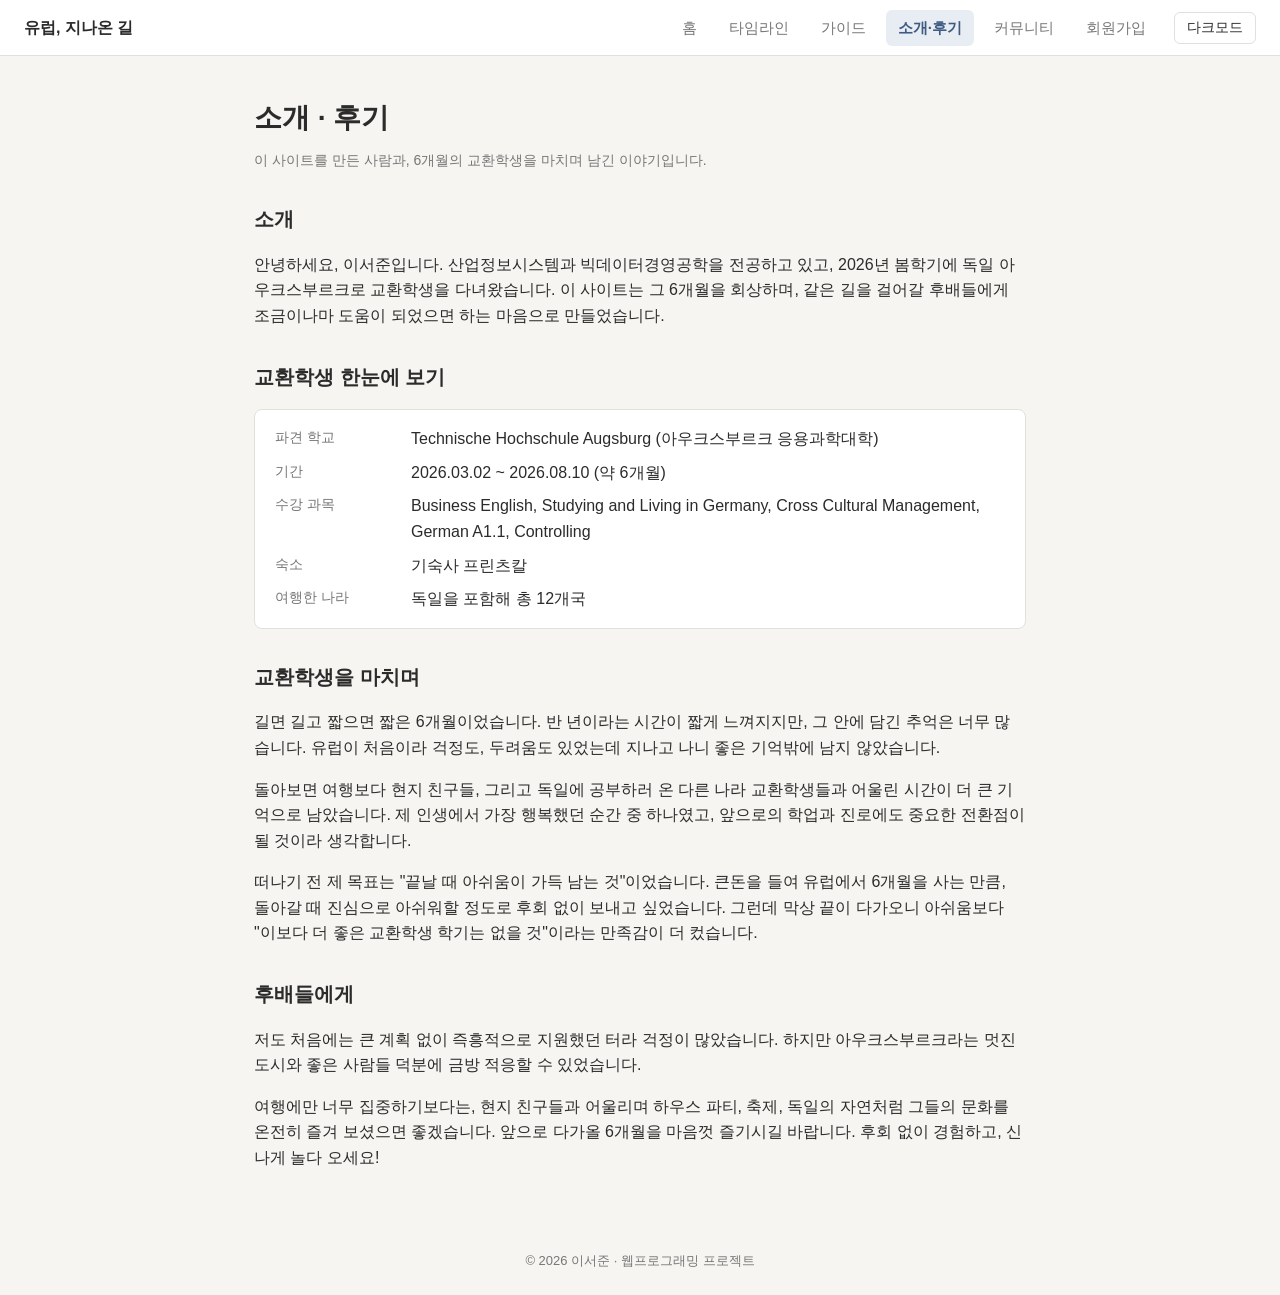
<file: about.html>
<!DOCTYPE html>
<html lang="ko">
<head>
  <meta charset="UTF-8">
  <meta name="viewport" content="width=device-width, initial-scale=1">
  <title>소개·후기 | 유럽, 지나온 길</title>
  <link rel="stylesheet" href="css/style.css?v=6">
</head>
<body>
  <main class="page">
    <h1>소개 · 후기</h1>
    <p class="sub">이 사이트를 만든 사람과, 6개월의 교환학생을 마치며 남긴 이야기입니다.</p>

    <h2>소개</h2>
    <p>안녕하세요, 이서준입니다. 산업정보시스템과 빅데이터경영공학을 전공하고 있고, 2026년 봄학기에 독일 아우크스부르크로 교환학생을 다녀왔습니다.
      이 사이트는 그 6개월을 회상하며, 같은 길을 걸어갈 후배들에게 조금이나마 도움이 되었으면 하는 마음으로 만들었습니다.</p>

    <h2>교환학생 한눈에 보기</h2>
    <dl class="facts">
      <dt>파견 학교</dt><dd>Technische Hochschule Augsburg (아우크스부르크 응용과학대학)</dd>
      <dt>기간</dt><dd>2026.03.02 ~ 2026.08.10 (약 6개월)</dd>
      <dt>수강 과목</dt><dd>Business English, Studying and Living in Germany, Cross Cultural Management, German A1.1, Controlling</dd>
      <dt>숙소</dt><dd>기숙사 프린츠칼</dd>
      <dt>여행한 나라</dt><dd>독일을 포함해 총 12개국</dd>
    </dl>

    <h2>교환학생을 마치며</h2>
    <p>길면 길고 짧으면 짧은 6개월이었습니다. 반 년이라는 시간이 짧게 느껴지지만, 그 안에 담긴 추억은 너무 많습니다.
      유럽이 처음이라 걱정도, 두려움도 있었는데 지나고 나니 좋은 기억밖에 남지 않았습니다.</p>
    <p>돌아보면 여행보다 현지 친구들, 그리고 독일에 공부하러 온 다른 나라 교환학생들과 어울린 시간이 더 큰 기억으로 남았습니다.
      제 인생에서 가장 행복했던 순간 중 하나였고, 앞으로의 학업과 진로에도 중요한 전환점이 될 것이라 생각합니다.</p>
    <p>떠나기 전 제 목표는 "끝날 때 아쉬움이 가득 남는 것"이었습니다. 큰돈을 들여 유럽에서 6개월을 사는 만큼, 돌아갈 때 진심으로 아쉬워할 정도로 후회 없이 보내고 싶었습니다.
      그런데 막상 끝이 다가오니 아쉬움보다 "이보다 더 좋은 교환학생 학기는 없을 것"이라는 만족감이 더 컸습니다.</p>

    <h2>후배들에게</h2>
    <p>저도 처음에는 큰 계획 없이 즉흥적으로 지원했던 터라 걱정이 많았습니다. 하지만 아우크스부르크라는 멋진 도시와 좋은 사람들 덕분에 금방 적응할 수 있었습니다.</p>
    <p>여행에만 너무 집중하기보다는, 현지 친구들과 어울리며 하우스 파티, 축제, 독일의 자연처럼 그들의 문화를 온전히 즐겨 보셨으면 좋겠습니다.
      앞으로 다가올 6개월을 마음껏 즐기시길 바랍니다. 후회 없이 경험하고, 신나게 놀다 오세요!</p>
  </main>
  <script src="js/common.js?v=6"></script>
</body>
</html>
</file>
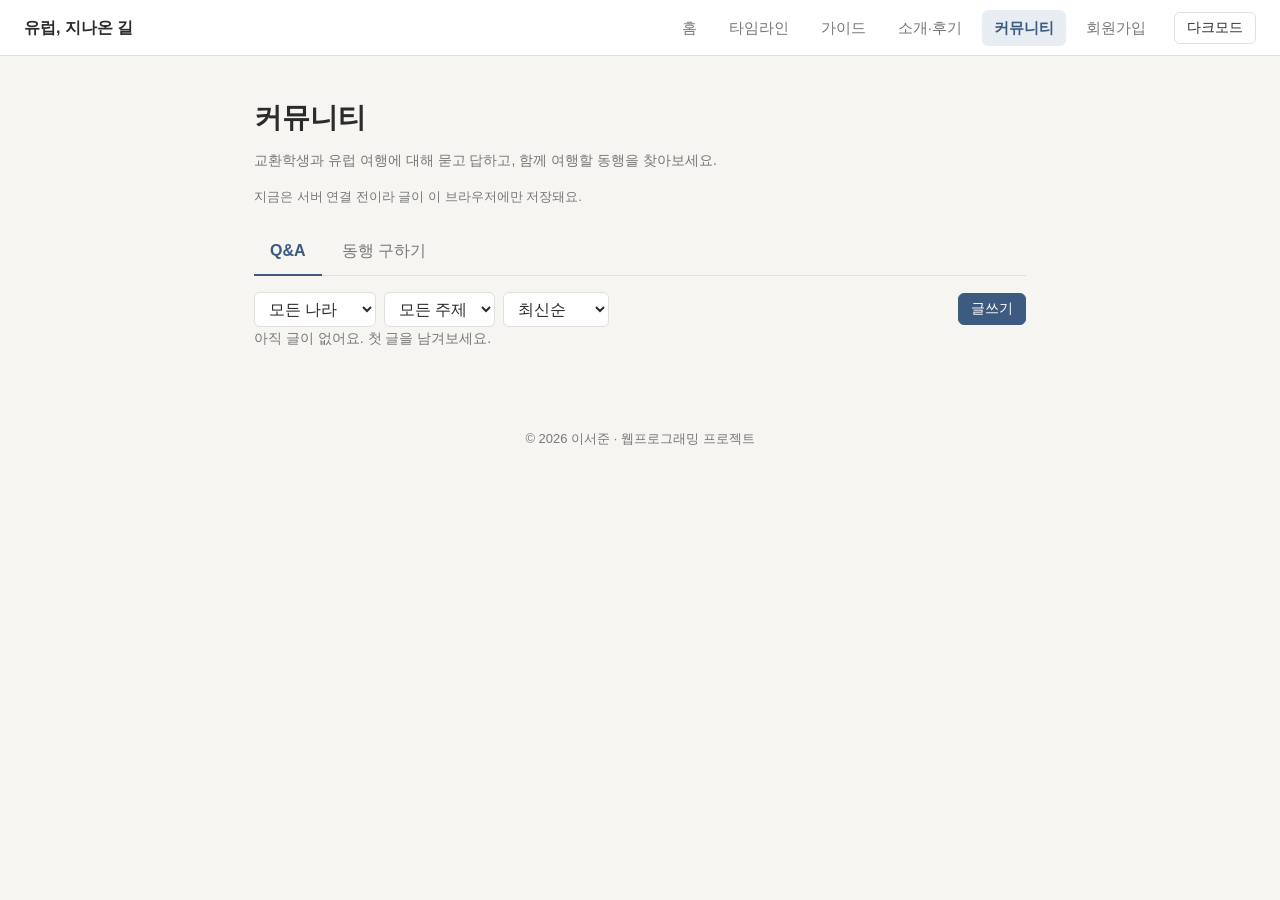
<file: board.html>
<!DOCTYPE html>
<html lang="ko">
<head>
  <meta charset="UTF-8">
  <meta name="viewport" content="width=device-width, initial-scale=1">
  <title>커뮤니티 | 유럽, 지나온 길</title>
  <link rel="stylesheet" href="css/style.css?v=6">
</head>
<body>
  <main class="page">
    <h1>커뮤니티</h1>
    <p class="sub">교환학생과 유럽 여행에 대해 묻고 답하고, 함께 여행할 동행을 찾아보세요.</p>
    <p class="notice" id="localNotice">지금은 서버 연결 전이라 글이 이 브라우저에만 저장돼요.</p>

    <div class="tabs">
      <button type="button" class="tab active" data-kind="qna">Q&amp;A</button>
      <button type="button" class="tab" data-kind="companion">동행 구하기</button>
    </div>

    <!-- 목록 화면 -->
    <section id="listView">
      <div class="toolbar">
        <select id="fCountry"><option value="">모든 나라</option></select>
        <select id="fTopic"><option value="">모든 주제</option></select>
        <select id="fSort"><option value="new">최신순</option><option value="likes">좋아요순</option></select>
        <button class="btn primary" type="button" id="writeBtn">글쓰기</button>
      </div>

      <form class="box" id="writeForm" hidden>
        <div class="row2">
          <div><label for="wNick">닉네임</label><input type="text" id="wNick" maxlength="12"></div>
          <div><label for="wPw">삭제용 비밀번호 (4자 이상)</label><input type="password" id="wPw" maxlength="30"></div>
        </div>
        <div class="row2">
          <div><label for="wCountry">나라</label><select id="wCountry"></select></div>
          <div class="qna-only"><label for="wTopic">주제</label><select id="wTopic"></select></div>
          <div class="comp-only"><label for="wCity">도시</label><input type="text" id="wCity" maxlength="30" placeholder="예: 뮌헨"></div>
        </div>
        <div class="row2 comp-only">
          <div><label for="wStart">시작 날짜</label><input type="date" id="wStart"></div>
          <div><label for="wEnd">끝 날짜</label><input type="date" id="wEnd"></div>
        </div>
        <label for="wTitle">제목</label>
        <input type="text" id="wTitle" maxlength="60">
        <label for="wBody">내용</label>
        <textarea id="wBody" rows="5" maxlength="2000"></textarea>
        <p class="notice comp-only">안전을 위해 전화번호, 이메일, 메신저 아이디는 쓸 수 없어요. 댓글로 대화해주세요.</p>
        <div class="err" id="wErr"></div>
        <button class="btn primary" type="submit">등록</button>
      </form>

      <div id="postList"></div>
    </section>

    <!-- 글 보기 화면 -->
    <section id="detailView" hidden></section>
  </main>
  <script src="js/common.js?v=6"></script>
  <script src="js/data.js?v=6"></script>
  <script src="js/api.js?v=6"></script>
  <script src="js/board.js?v=6"></script>
</body>
</html>
</file>
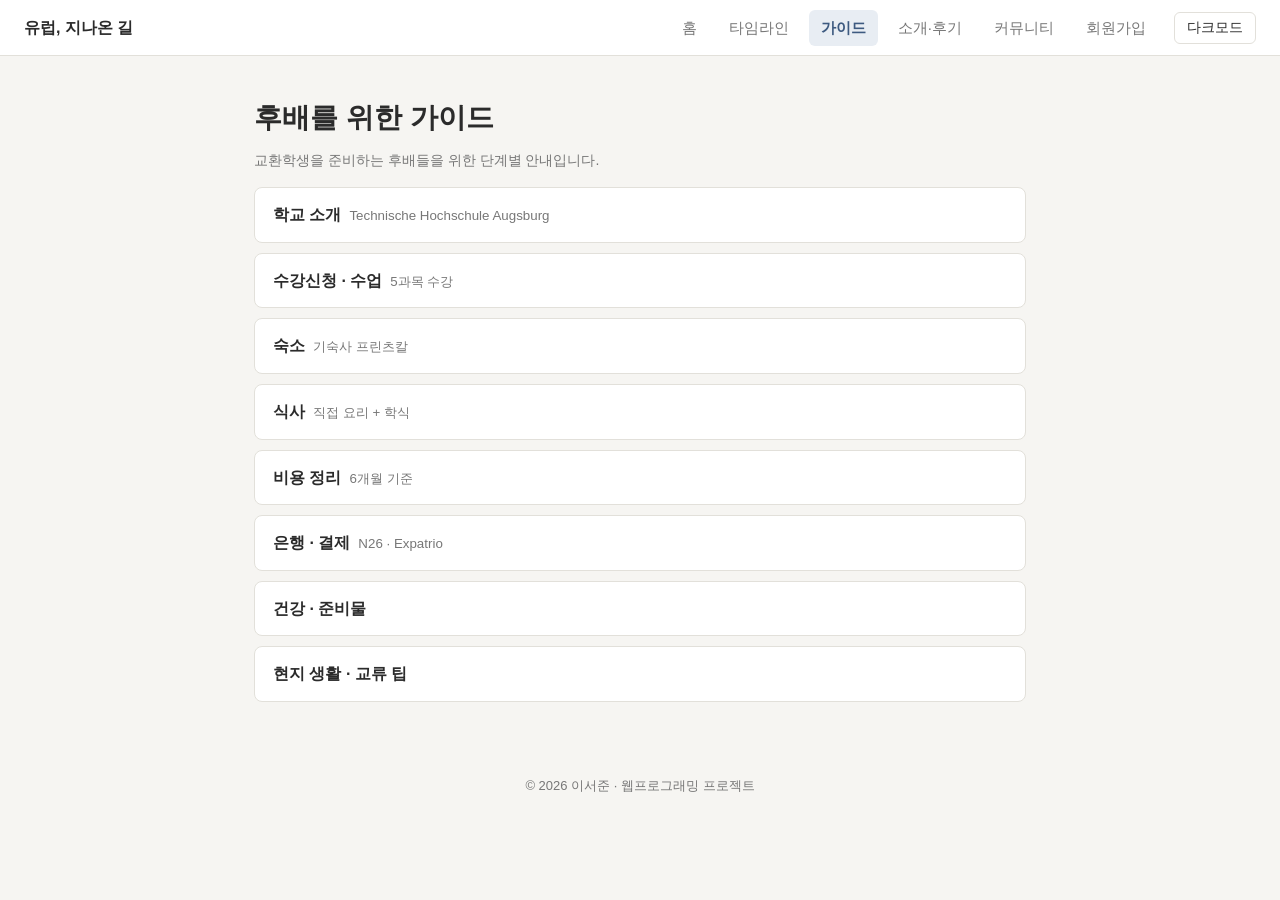
<file: guide.html>
<!DOCTYPE html>
<html lang="ko">
<head>
  <meta charset="UTF-8">
  <meta name="viewport" content="width=device-width, initial-scale=1">
  <title>가이드 | 유럽, 지나온 길</title>
  <link rel="stylesheet" href="css/style.css?v=6">
</head>
<body>
  <main class="page">
    <h1>후배를 위한 가이드</h1>
    <p class="sub">교환학생을 준비하는 후배들을 위한 단계별 안내입니다.</p>
    <div id="guide"></div>
  </main>
  <script src="js/common.js?v=6"></script>
  <script src="js/accordion.js?v=6"></script>
  <script src="js/guide.js?v=6"></script>
</body>
</html>
</file>
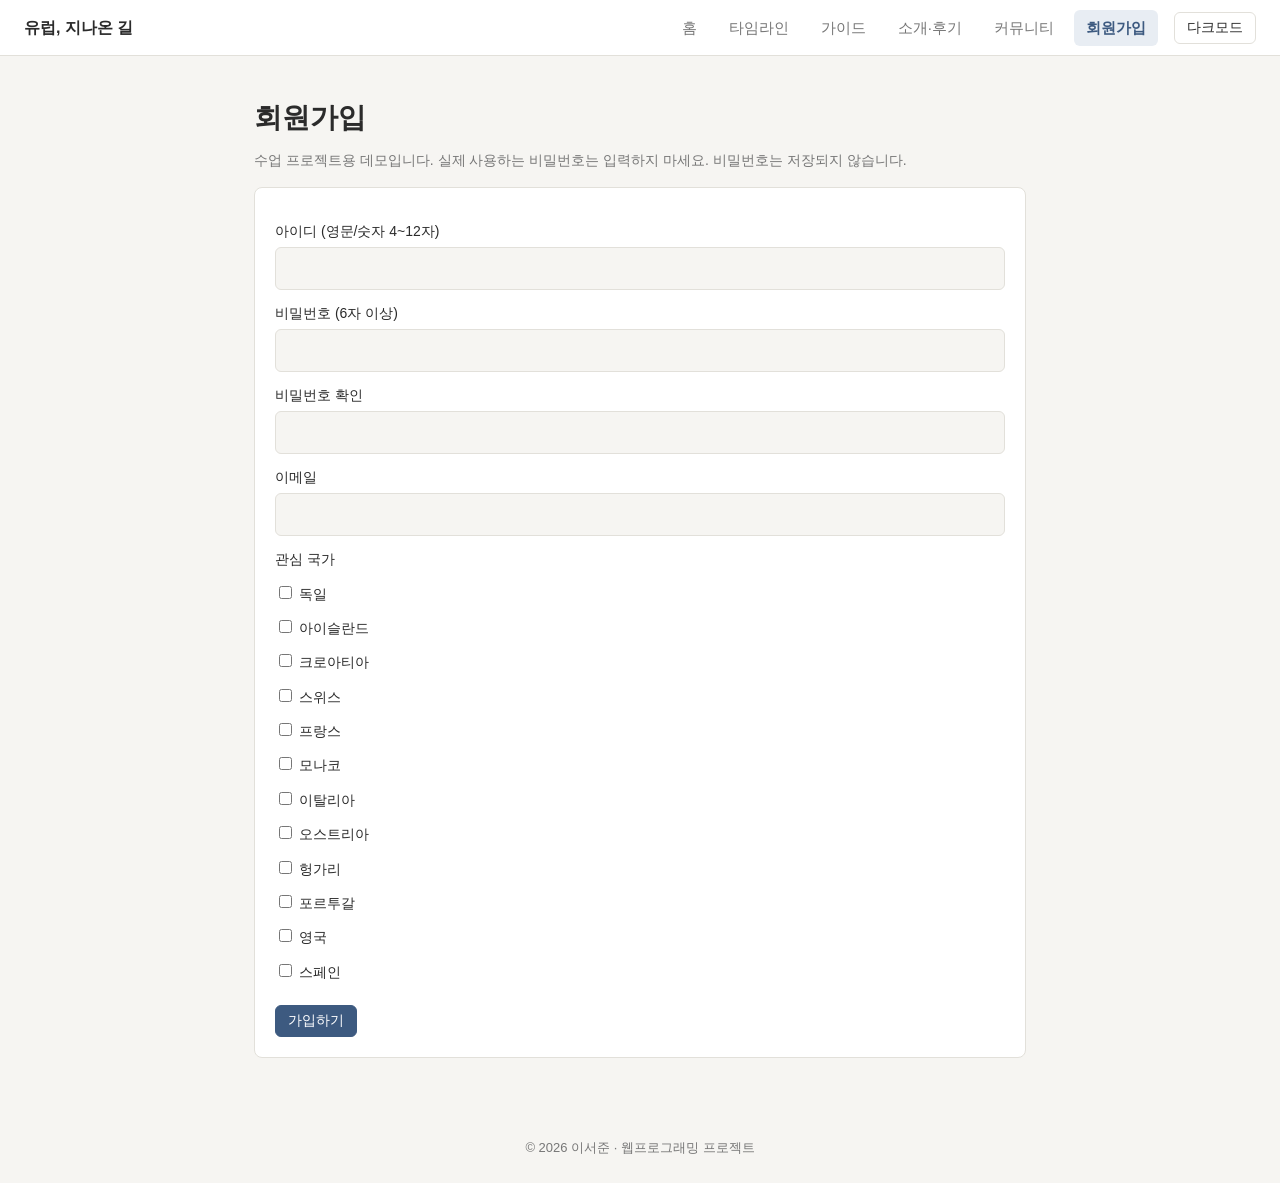
<file: signup.html>
<!DOCTYPE html>
<html lang="ko">
<head>
  <meta charset="UTF-8">
  <meta name="viewport" content="width=device-width, initial-scale=1">
  <title>회원가입 | 유럽, 지나온 길</title>
  <link rel="stylesheet" href="css/style.css?v=6">
</head>
<body>
  <main class="page">
    <h1>회원가입</h1>
    <p class="sub">수업 프로젝트용 데모입니다. 실제 사용하는 비밀번호는 입력하지 마세요. 비밀번호는 저장되지 않습니다.</p>
    <form class="box" name="signupForm" id="signupForm">
      <label for="uid">아이디 (영문/숫자 4~12자)</label>
      <input type="text" id="uid" name="uid">
      <label for="pw">비밀번호 (6자 이상)</label>
      <input type="password" id="pw" name="pw">
      <label for="pw2">비밀번호 확인</label>
      <input type="password" id="pw2" name="pw2">
      <label for="email">이메일</label>
      <input type="email" id="email" name="email">
      <label>관심 국가</label>
      <div class="checks" id="interests"></div>
      <div class="err" id="signupErr"></div>
      <button class="btn primary" type="submit">가입하기</button>
    </form>
  </main>
  <script src="js/common.js?v=6"></script>
  <script src="js/data.js?v=6"></script>
  <script src="js/signup.js?v=6"></script>
</body>
</html>
</file>
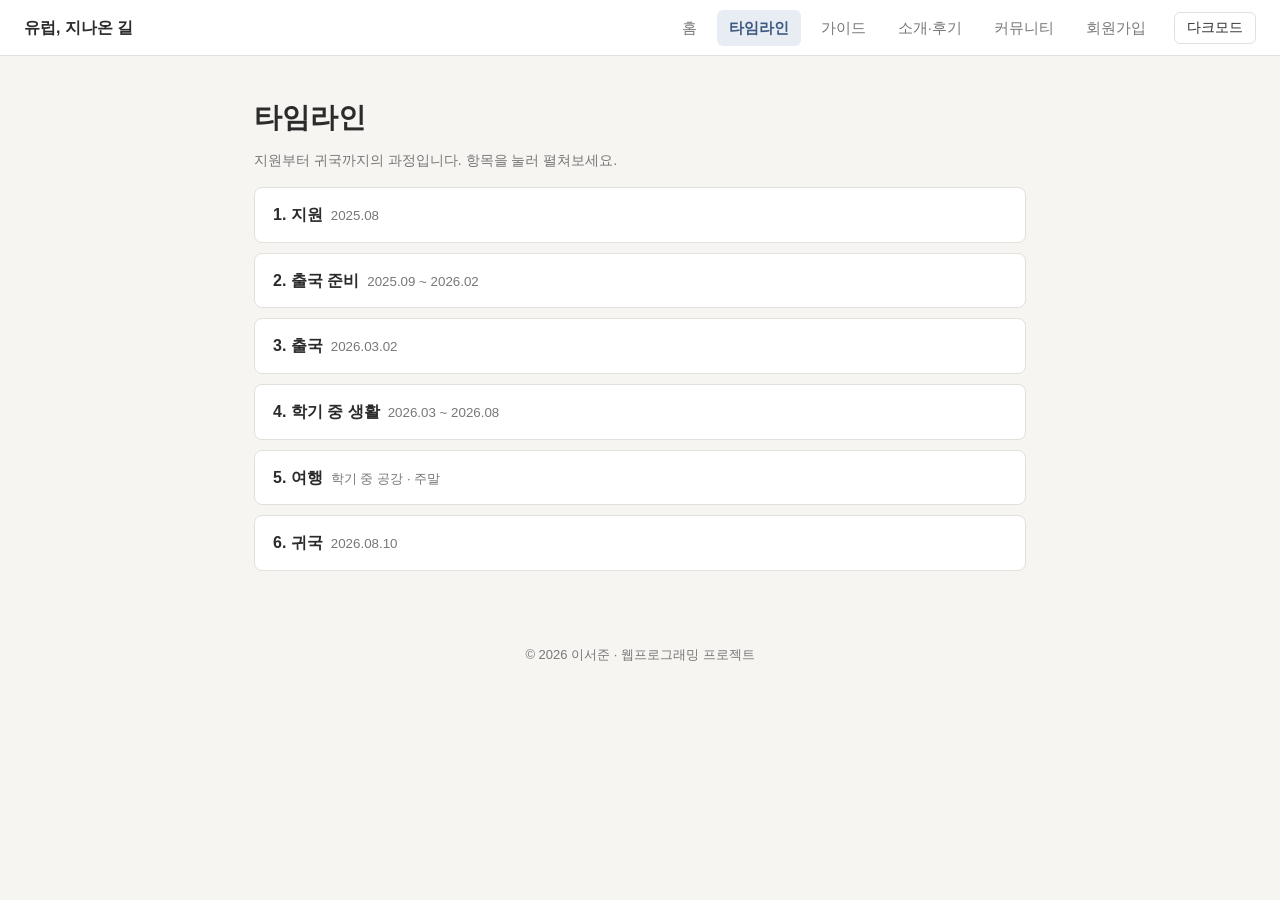
<file: timeline.html>
<!DOCTYPE html>
<html lang="ko">
<head>
  <meta charset="UTF-8">
  <meta name="viewport" content="width=device-width, initial-scale=1">
  <title>타임라인 | 유럽, 지나온 길</title>
  <link rel="stylesheet" href="css/style.css?v=6">
</head>
<body>
  <main class="page">
    <h1>타임라인</h1>
    <p class="sub">지원부터 귀국까지의 과정입니다. 항목을 눌러 펼쳐보세요.</p>
    <div id="timeline"></div>
  </main>
  <script src="js/common.js?v=6"></script>
  <script src="js/accordion.js?v=6"></script>
  <script src="js/timeline.js?v=6"></script>
</body>
</html>
</file>
<file: css/style.css>
:root{--bg:#f6f5f2;--panel:#fff;--text:#2b2b2b;--sub:#777;--line:#e2e0da;--accent:#3d5a80;--accent-soft:#e8edf3}
:root[data-theme="dark"]{--bg:#1b1c1f;--panel:#25262a;--text:#e8e8e8;--sub:#9a9a9a;--line:#37383d;--accent:#8fb0d6;--accent-soft:#2f3946}
*{box-sizing:border-box}
body{margin:0;font-family:"Noto Sans KR",-apple-system,"Malgun Gothic",sans-serif;background:var(--bg);color:var(--text);line-height:1.6}
a{color:var(--accent)}
header.nav{height:56px;display:flex;align-items:center;gap:8px;padding:0 24px;background:var(--panel);border-bottom:1px solid var(--line);position:sticky;top:0;z-index:1000}
.nav .logo{font-weight:700;margin-right:auto;color:var(--text);text-decoration:none}
.nav a.link{padding:6px 12px;border-radius:6px;color:var(--sub);text-decoration:none;font-size:15px}
.nav a.link:hover{background:var(--accent-soft)}
.nav a.link.active{color:var(--accent);background:var(--accent-soft);font-weight:600}
.nav button,.btn{border:1px solid var(--line);background:var(--panel);color:var(--text);padding:6px 12px;border-radius:6px;cursor:pointer;font-size:14px}
.btn.primary{background:var(--accent);color:#fff;border-color:var(--accent)}
#userBadge{font-size:13px;color:var(--sub)}
footer{text-align:center;color:var(--sub);font-size:13px;padding:24px}
/* home */
.home{display:flex;height:calc(100vh - 56px)}
#map{flex:1;min-width:0}
aside#panel{width:380px;overflow-y:auto;background:var(--panel);border-left:1px solid var(--line);padding:24px}
aside h2{margin:0 0 4px;font-size:22px}
.sub{color:var(--sub);font-size:14px;margin:0 0 16px}
.chips{display:flex;flex-wrap:wrap;gap:8px;margin:16px 0}
.chip{border:1px solid var(--line);background:var(--bg);color:var(--text);padding:6px 12px;border-radius:999px;cursor:pointer;font-size:14px}
.chip:hover{background:var(--accent-soft)}
.info p{margin:8px 0}
.label{font-size:12px;color:var(--sub);text-transform:uppercase;letter-spacing:.05em;margin-top:16px}
.gallery{position:relative;background:var(--bg);border:1px solid var(--line);border-radius:8px;overflow:hidden;min-height:160px;display:flex;align-items:center;justify-content:center;color:var(--sub);font-size:14px}
.gallery img{width:100%;display:block}
.gallery .g-btn{position:absolute;top:50%;transform:translateY(-50%);background:rgba(0,0,0,.45);color:#fff;border:0;width:32px;height:44px;cursor:pointer}
.gallery .prev{left:0}.gallery .next{right:0}
.video{aspect-ratio:16/9;background:var(--bg);border:1px solid var(--line);border-radius:8px;overflow:hidden;display:flex;align-items:center;justify-content:center;color:var(--sub);font-size:14px}
.video iframe{width:100%;height:100%;border:0}
.weather{background:var(--accent-soft);border-radius:8px;padding:10px 14px;font-size:14px}
.hero{padding:0 0 8px}
/* pages */
main.page{max-width:820px;margin:0 auto;padding:40px 24px}
main.page h1{font-size:28px;margin:0 0 8px}
.acc{border:1px solid var(--line);border-radius:8px;margin:10px 0;background:var(--panel)}
.acc>button{all:unset;display:block;width:100%;padding:14px 18px;cursor:pointer;font-weight:600;box-sizing:border-box}
.acc>button small{color:var(--sub);font-weight:400;margin-left:8px}
.acc .body{display:none;padding:0 18px 16px;color:var(--text)}
.acc.open .body{display:block}
form.box{background:var(--panel);border:1px solid var(--line);border-radius:8px;padding:20px;margin:16px 0}
form.box label{display:block;font-size:14px;margin:12px 0 4px}
form.box input[type=text],form.box input[type=password],form.box input[type=email],form.box textarea,form.box select{width:100%;padding:8px 10px;border:1px solid var(--line);border-radius:6px;background:var(--bg);color:var(--text);font:inherit}
.err{color:#c0392b;font-size:13px;min-height:18px}
.ok{color:#2e7d32}
.post{background:var(--panel);border:1px solid var(--line);border-radius:8px;padding:12px 16px;margin:10px 0}
.post .meta{font-size:12px;color:var(--sub);display:flex;justify-content:space-between}
.checks label{display:inline-block;margin-right:14px}
@media(max-width:900px){.home{flex-direction:column;height:auto}#map{height:55vh;flex:none}aside#panel{width:auto;border-left:0}}
.flag{width:20px;height:15px;vertical-align:-2px;border-radius:2px;border:1px solid var(--line)}
:root[data-theme="dark"] .leaflet-tile-pane{filter:invert(1) hue-rotate(180deg) brightness(.9) contrast(.9)}
.gmap{aspect-ratio:4/3;border:1px solid var(--line);border-radius:8px;overflow:hidden}
.gmap iframe{width:100%;height:100%;border:0}
.facts{display:grid;grid-template-columns:120px 1fr;gap:8px 16px;background:var(--panel);border:1px solid var(--line);border-radius:8px;padding:16px 20px;margin:12px 0 24px}
.facts dt{color:var(--sub);font-size:14px}
.facts dd{margin:0}
main.page h2{margin-top:32px;font-size:20px}
@media(max-width:600px){.facts{grid-template-columns:1fr}.facts dt{margin-top:6px}}
.video.has-insta{aspect-ratio:auto;display:block;background:none;border:0}
.video iframe.insta{width:100%;height:620px;border:1px solid var(--line);border-radius:8px;margin-bottom:8px;background:#fff}
.hero{margin:12px 0 4px}
.hero img{width:100%;aspect-ratio:4/3;object-fit:cover;border-radius:8px;display:block;background:var(--bg)}
.hero figcaption{font-size:12px;color:var(--sub);margin-top:4px}
.hero figcaption a{color:var(--sub)}
.c-form{display:flex;flex-direction:column;gap:6px;margin-bottom:12px}
.c-form input,.c-form textarea{padding:8px 10px;border:1px solid var(--line);border-radius:6px;background:var(--bg);color:var(--text);font:inherit}
.c-form button{align-self:flex-end}
.comment{border-top:1px solid var(--line);padding:8px 0}
.comment .meta{font-size:12px;color:var(--sub);display:flex;justify-content:space-between}
.comment p{margin:4px 0}
.link-btn{border:0;background:none;color:var(--sub);cursor:pointer;font-size:12px;padding:0}
/* 커뮤니티 */
#serverNotice{display:none;position:fixed;left:50%;bottom:24px;transform:translateX(-50%);background:var(--accent);color:#fff;padding:10px 16px;border-radius:8px;font-size:14px;z-index:2000;box-shadow:0 4px 12px rgba(0,0,0,.15)}
.tabs{display:flex;gap:4px;border-bottom:1px solid var(--line);margin:20px 0 16px}
.tab{border:0;background:none;padding:10px 16px;font:inherit;color:var(--sub);cursor:pointer;border-bottom:2px solid transparent;margin-bottom:-1px}
.tab.active{color:var(--accent);border-bottom-color:var(--accent);font-weight:600}
.toolbar{display:flex;gap:8px;flex-wrap:wrap;align-items:center}
.toolbar select{padding:7px 10px;border:1px solid var(--line);border-radius:6px;background:var(--panel);color:var(--text);font:inherit}
.toolbar #writeBtn{margin-left:auto}
.row2{display:grid;grid-template-columns:1fr 1fr;gap:10px}
.row2 > div > input,.row2 > div > select{width:100%}
.c-form .row2 input{min-width:0}
.notice{font-size:13px;color:var(--sub);margin:8px 0 0}
.post-card{background:var(--panel);border:1px solid var(--line);border-radius:8px;padding:14px 18px;margin:10px 0;cursor:pointer}
.post-card:hover{border-color:var(--accent)}
.post-card h3{margin:6px 0;font-size:17px}
.post-card .meta,.post-detail .meta{font-size:13px;color:var(--sub);display:flex;justify-content:space-between;gap:8px;align-items:center}
.post-detail{background:var(--panel);border:1px solid var(--line);border-radius:8px;padding:18px 22px;margin:14px 0}
.post-detail h2{margin:8px 0}
.post-body{white-space:pre-wrap;margin:14px 0 4px}
.tags{display:flex;gap:6px;flex-wrap:wrap}
.tag{font-size:12px;background:var(--accent-soft);color:var(--accent);padding:2px 8px;border-radius:999px}
.actions{display:flex;gap:10px;align-items:center}
.like-btn{border:1px solid var(--line);background:var(--panel);color:var(--sub);border-radius:999px;padding:2px 10px;font-size:12px;cursor:pointer}
.like-btn.on{color:#d6455d;border-color:#d6455d}
[hidden]{display:none !important}
@media(max-width:600px){.row2{grid-template-columns:1fr}.toolbar #writeBtn{margin-left:0}}
</file>
